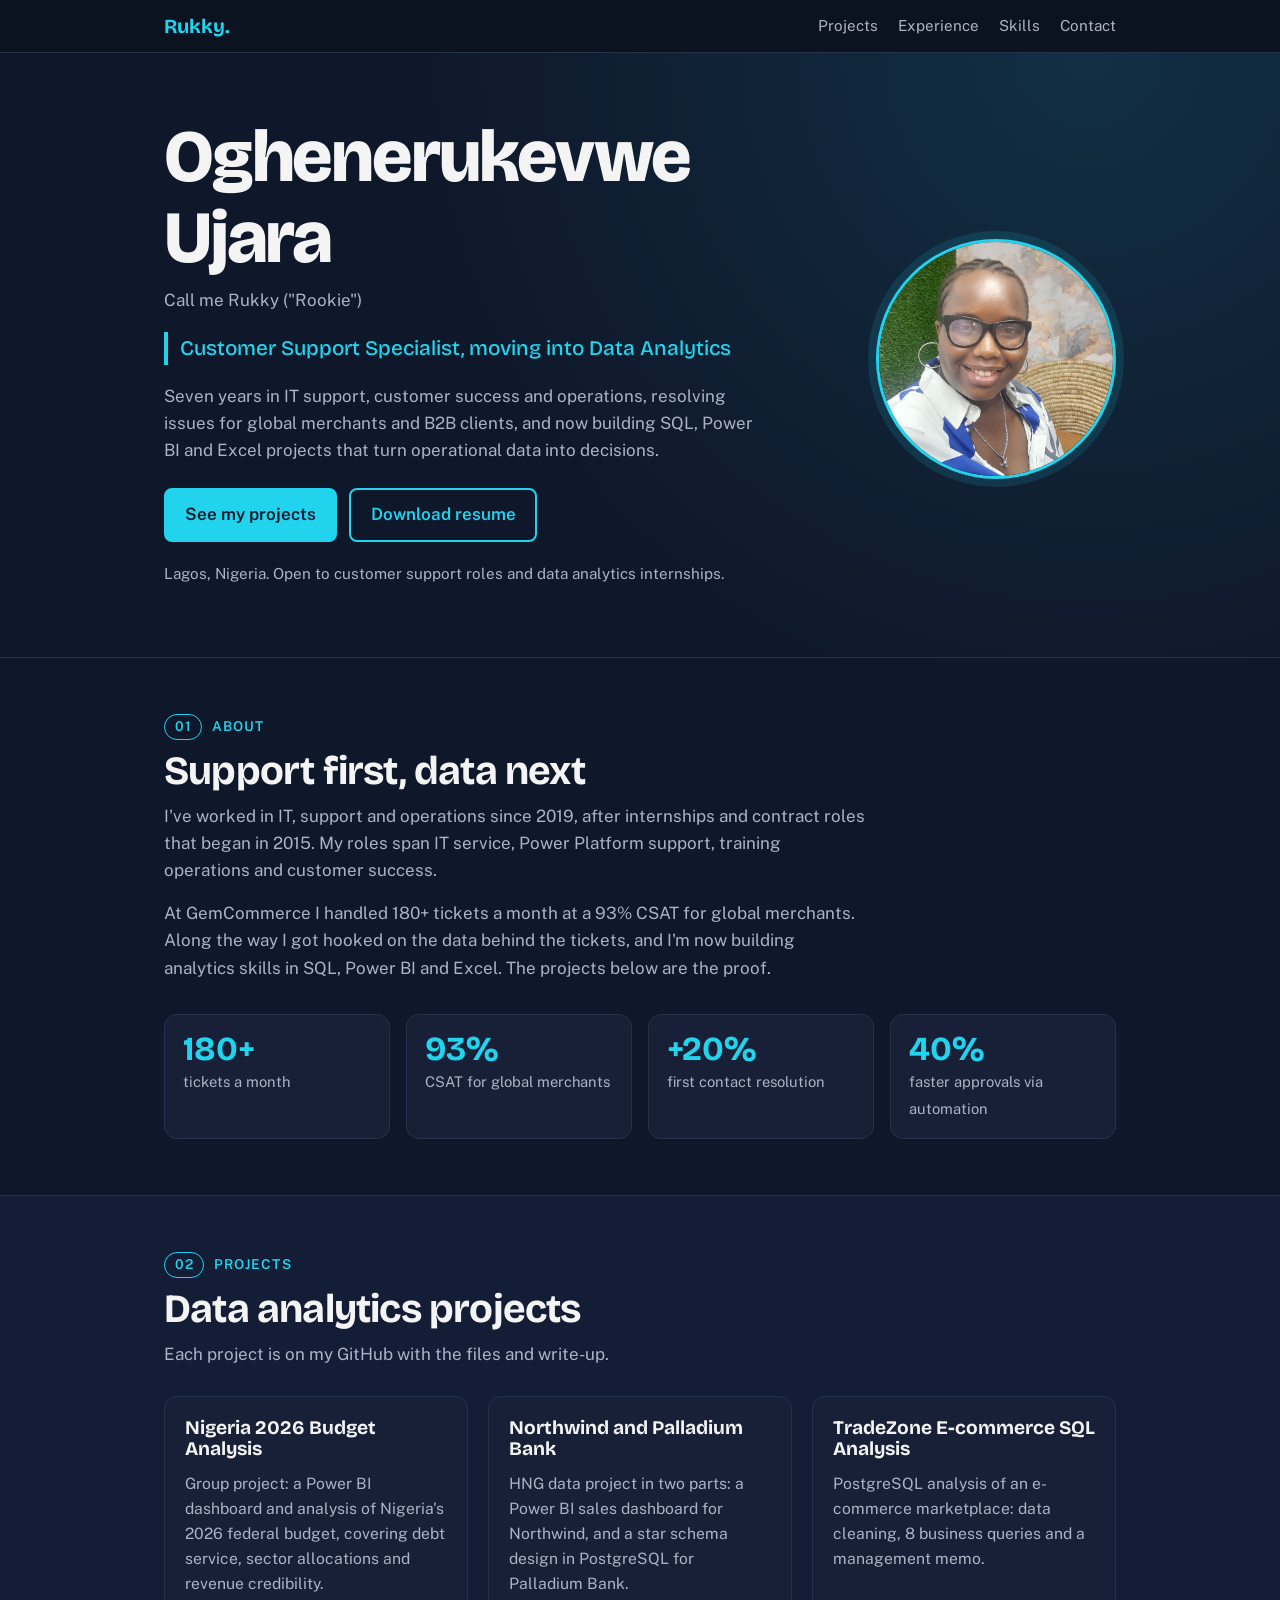
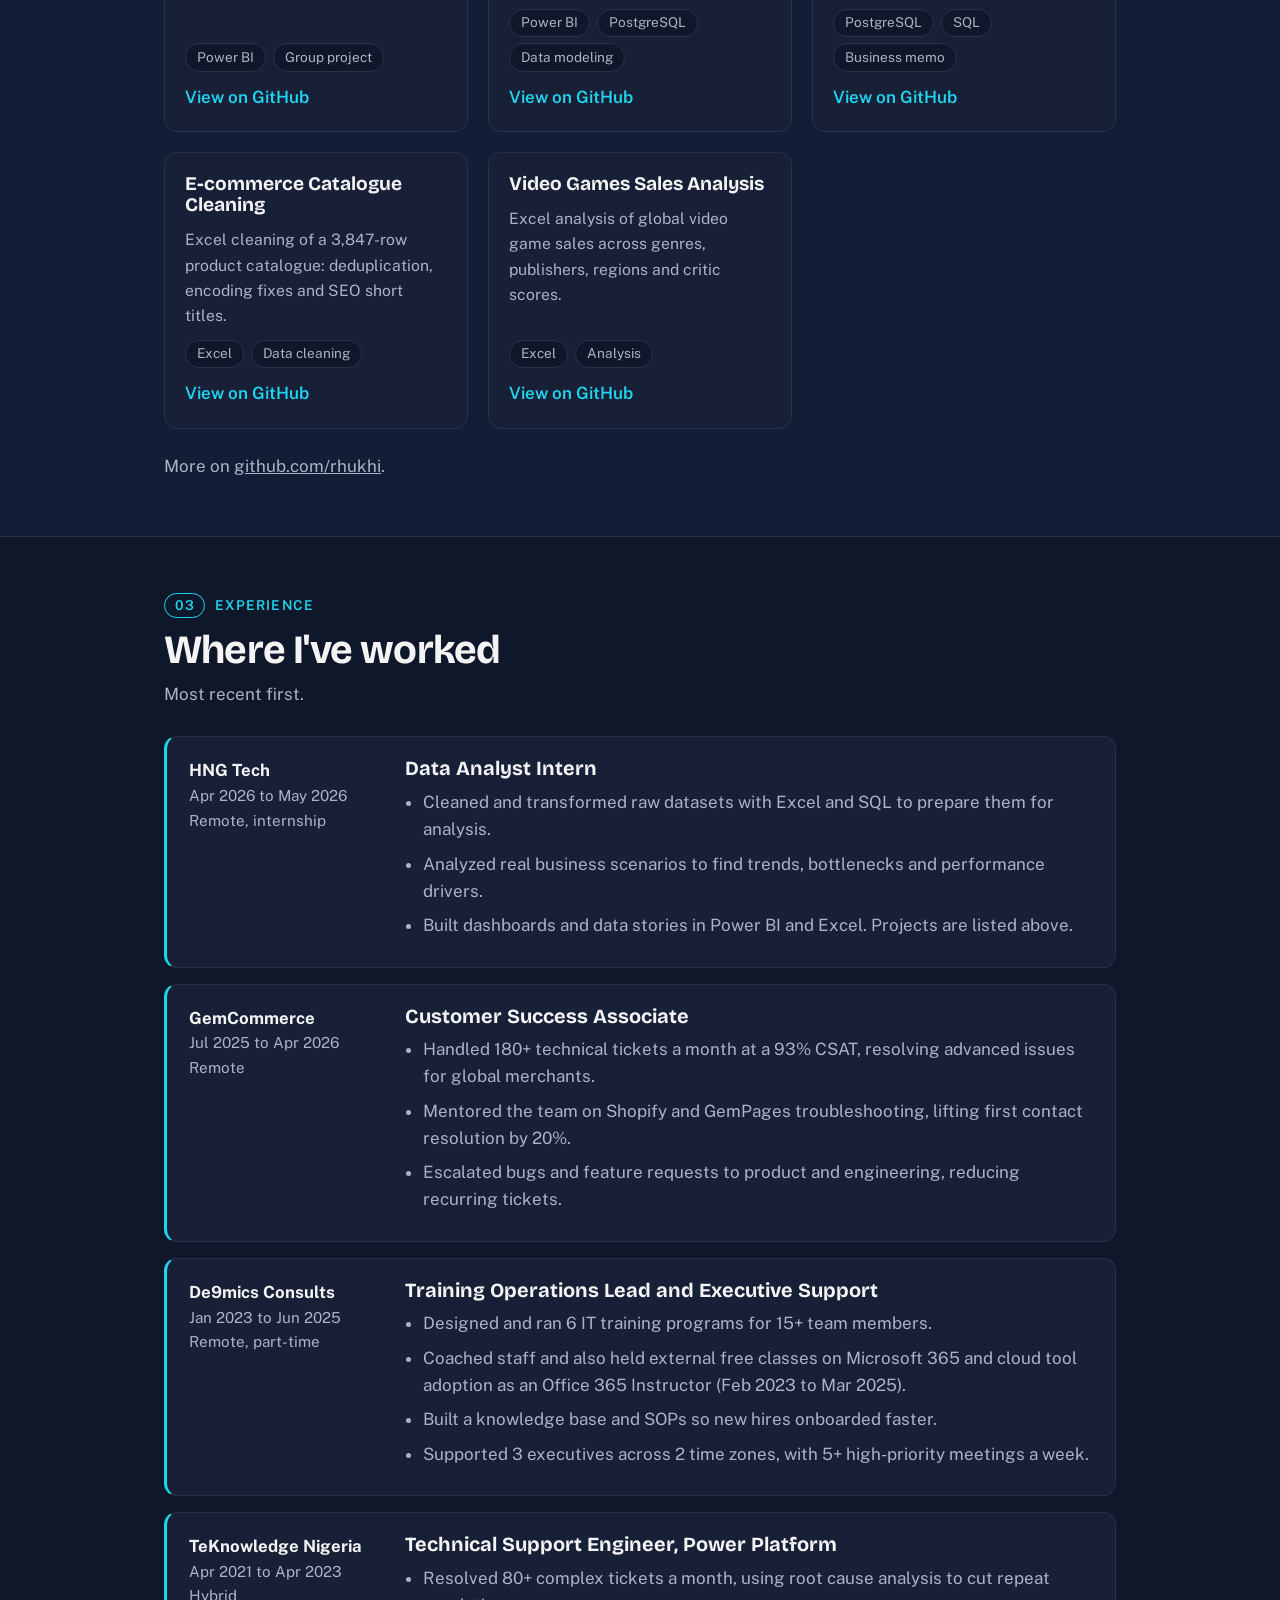
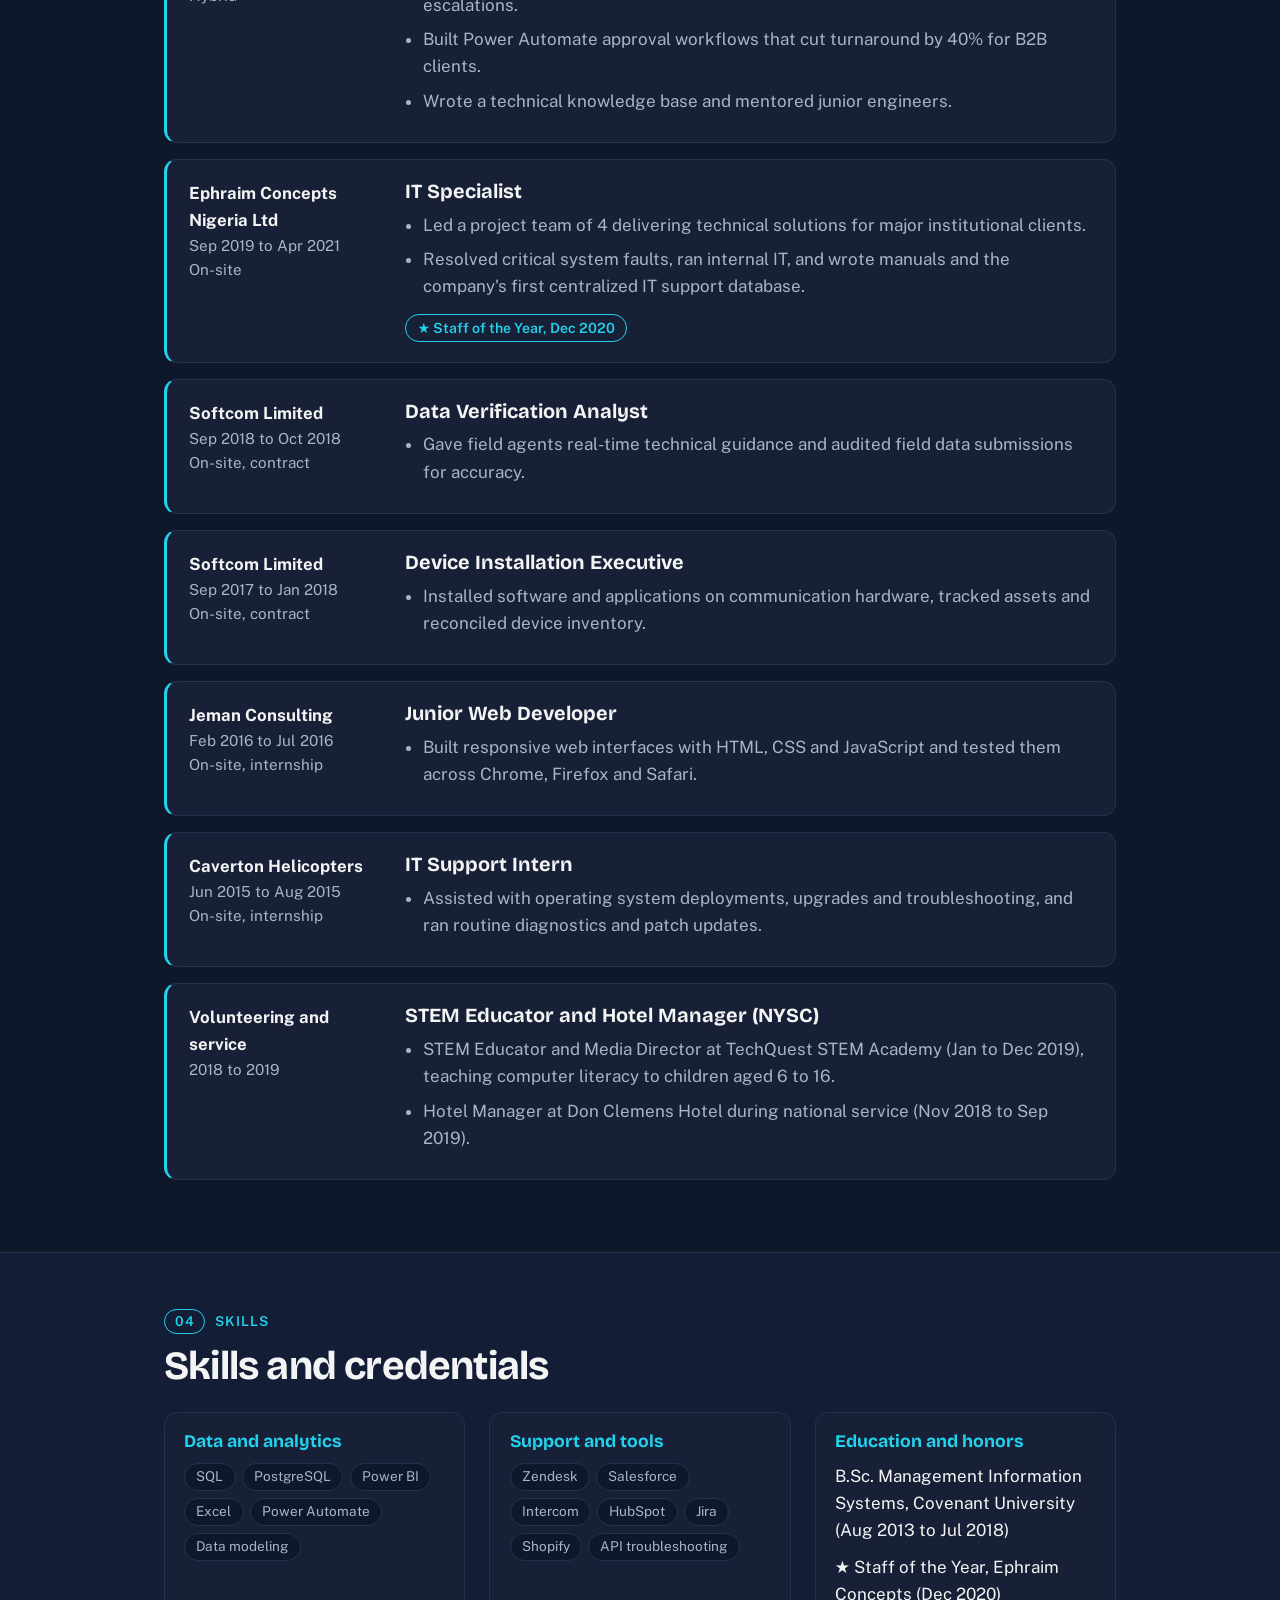
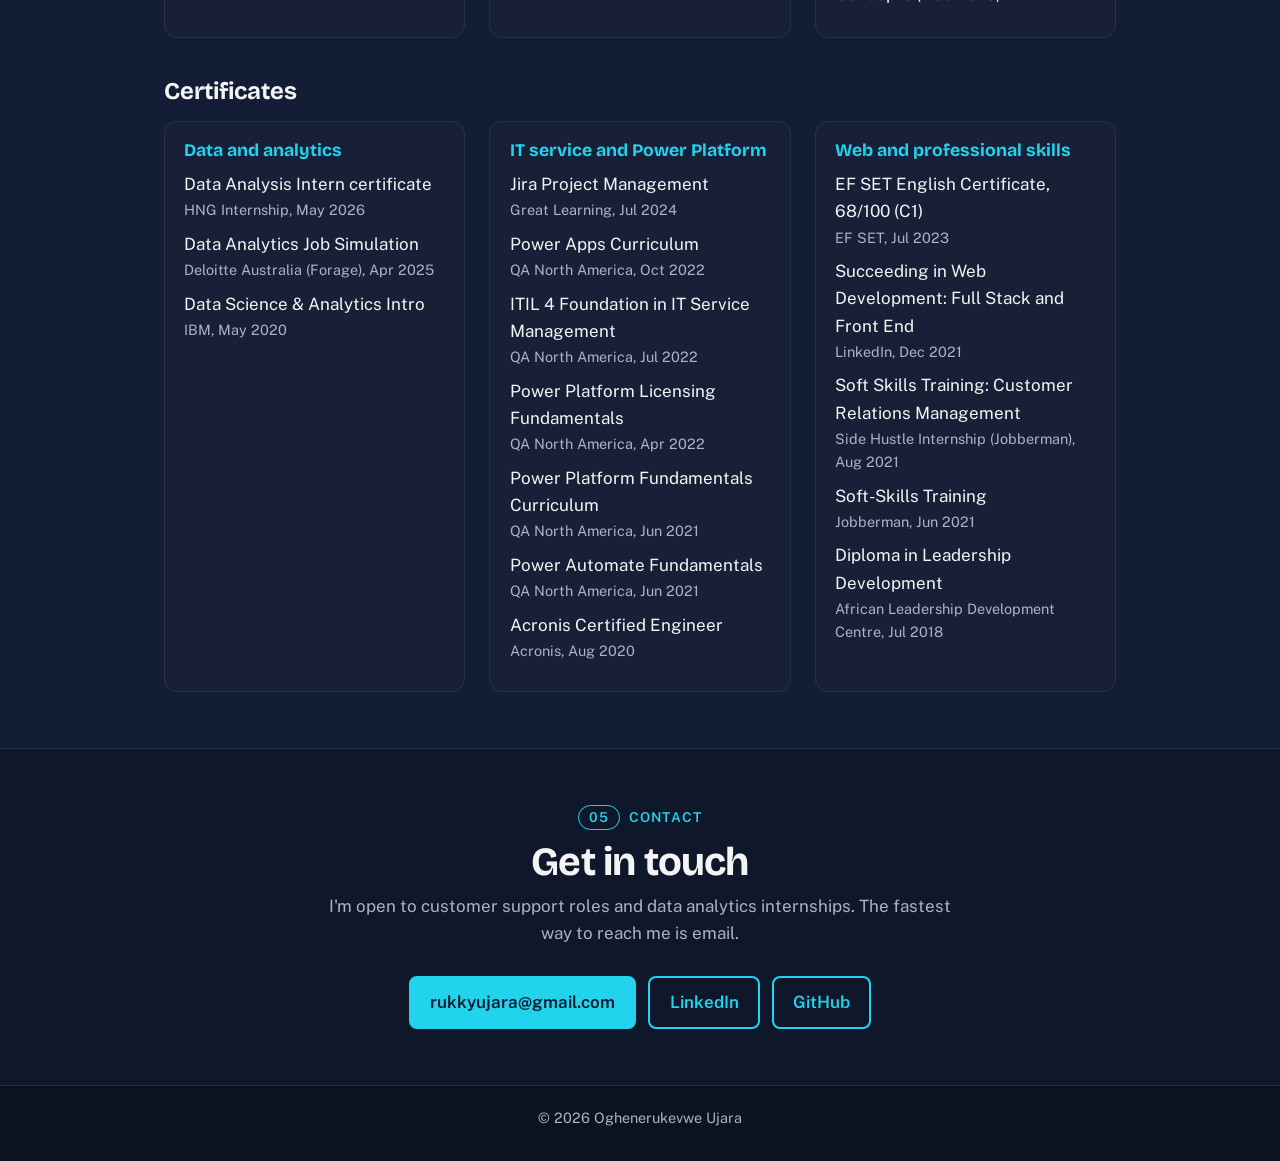
<file: index.html>
<!DOCTYPE html>
<html lang="en">

<head>
    <meta charset="utf-8">
    <meta name="viewport" content="width=device-width, initial-scale=1">
    <title>Oghenerukevwe (Rukky) Ujara | Customer Support &amp; Data Analytics</title>
    <meta name="description"
        content="Customer support and technical operations specialist moving into data analytics. SQL, Power BI and Excel projects.">
    <link rel="preconnect" href="https://fonts.googleapis.com">
    <link
        href="https://fonts.googleapis.com/css2?family=Bricolage+Grotesque:opsz,wght@12..96,500;12..96,800&family=Public+Sans:wght@400;600&display=swap"
        rel="stylesheet">
    <link rel="stylesheet" href="style.css">
</head>

<body>
    <nav class="topbar" aria-label="Main">
        <div class="wrap"><b>Rukky.</b><a href="#projects">Projects</a><a href="#experience">Experience</a><a
                href="#skills">Skills</a><a href="#contact">Contact</a></div>
    </nav>
    <header class="hero">
        <div class="wrap">
            <div>
                <h1>Oghenerukevwe Ujara</h1>
                <p class="nick">Call me Rukky ("Rookie")</p>
                <span class="role">Customer Support Specialist, moving into Data Analytics</span>
                <p class="lede">Seven years in IT support, customer success and operations, resolving issues for global
                    merchants and B2B clients, and now building SQL, Power BI and Excel projects that turn operational
                    data into decisions.</p>
                <div class="actions"><a class="btn primary" href="#projects">See my projects</a><a class="btn"
                        href="Oghenerukevwe_Ujara_Resume.pdf">Download resume</a></div>
                <p class="status">Lagos, Nigeria. Open to customer support roles and data analytics internships.</p>
            </div>
            <img class="photo" src="Rukky%20Ujara.jpg" alt="Portrait of Oghenerukevwe Rukky Ujara" width="240"
                height="240">
        </div>
    </header>
    <main>
        <section id="about" class="s-about about">
            <div class="wrap">
                <div class="eyebrow"><i>01</i> About</div>
                <h2>Support first, data next</h2>
                <p>I've worked in IT, support and operations since 2019, after internships and contract roles that began
                    in 2015. My roles span IT service, Power Platform support, training operations and customer success.
                </p>
                <p>At GemCommerce I handled 180+ tickets a month at a 93% CSAT for global merchants. Along the way I got
                    hooked on the data behind the tickets, and I'm now building analytics skills in SQL, Power BI and
                    Excel. The projects below are the proof.</p>
                <ul class="stats">
                    <li><b>180+</b><span>tickets a month</span></li>
                    <li><b>93%</b><span>CSAT for global merchants</span></li>
                    <li><b>+20%</b><span>first contact resolution</span></li>
                    <li><b>40%</b><span>faster approvals via automation</span></li>
                </ul>
            </div>
        </section>
        <section id="projects" class="s-proj">
            <div class="wrap">
                <div class="eyebrow"><i>02</i> Projects</div>
                <h2>Data analytics projects</h2>
                <p class="sub">Each project is on my GitHub with the files and write-up.</p>
                <div class="cards">
                    <article class="card" data-t="pbi">
                        <h3>Nigeria 2026 Budget Analysis</h3>
                        <p>Group project: a Power BI dashboard and analysis of Nigeria's 2026 federal budget, covering
                            debt service, sector allocations and revenue credibility.</p>
                        <ul class="tags">
                            <li>Power BI</li>
                            <li>Group project</li>
                        </ul><a class="link"
                            href="https://github.com/rhukhi/datastorm-nigeria-2026-budget-analysis">View on GitHub</a>
                    </article>
                    <article class="card" data-t="pbi">
                        <h3>Northwind and Palladium Bank</h3>
                        <p>HNG data project in two parts: a Power BI sales dashboard for Northwind, and a star schema
                            design in PostgreSQL for Palladium Bank.</p>
                        <ul class="tags">
                            <li>Power BI</li>
                            <li>PostgreSQL</li>
                            <li>Data modeling</li>
                        </ul><a class="link"
                            href="https://github.com/rhukhi/hng-data-project-northwind-and-palladium-bank">View on
                            GitHub</a>
                    </article>
                    <article class="card" data-t="sql">
                        <h3>TradeZone E-commerce SQL Analysis</h3>
                        <p>PostgreSQL analysis of an e-commerce marketplace: data cleaning, 8 business queries and a
                            management memo.</p>
                        <ul class="tags">
                            <li>PostgreSQL</li>
                            <li>SQL</li>
                            <li>Business memo</li>
                        </ul><a class="link" href="https://github.com/rhukhi/tradezone-ecommerce-sql-analysis">View on
                            GitHub</a>
                    </article>
                    <article class="card" data-t="xl">
                        <h3>E-commerce Catalogue Cleaning</h3>
                        <p>Excel cleaning of a 3,847-row product catalogue: deduplication, encoding fixes and SEO short
                            titles.</p>
                        <ul class="tags">
                            <li>Excel</li>
                            <li>Data cleaning</li>
                        </ul><a class="link" href="https://github.com/rhukhi/ecommerce-catalogue-cleaning-excel">View on
                            GitHub</a>
                    </article>
                    <article class="card" data-t="xl">
                        <h3>Video Games Sales Analysis</h3>
                        <p>Excel analysis of global video game sales across genres, publishers, regions and critic
                            scores.</p>
                        <ul class="tags">
                            <li>Excel</li>
                            <li>Analysis</li>
                        </ul><a class="link" href="https://github.com/rhukhi/Video-Games-Sales-Analysis---Excel">View on
                            GitHub</a>
                    </article>
                </div>
                <p class="sub" style="margin:1.5rem 0 0">More on <a
                        href="https://github.com/rhukhi">github.com/rhukhi</a>.</p>
            </div>
        </section>
        <section id="experience" class="s-exp">
            <div class="wrap">
                <div class="eyebrow"><i>03</i> Experience</div>
                <h2>Where I've worked</h2>
                <p class="sub">Most recent first.</p>
                <article class="job d">
                    <div class="when"><strong>HNG Tech</strong>Apr 2026 to May 2026<br>Remote, internship</div>
                    <div>
                        <h3>Data Analyst Intern</h3>
                        <ul>
                            <li>Cleaned and transformed raw datasets with Excel and SQL to prepare them for analysis.
                            </li>
                            <li>Analyzed real business scenarios to find trends, bottlenecks and performance drivers.
                            </li>
                            <li>Built dashboards and data stories in Power BI and Excel. Projects are listed above.</li>
                        </ul>
                    </div>
                </article>
                <article class="job sp">
                    <div class="when"><strong>GemCommerce</strong>Jul 2025 to Apr 2026<br>Remote</div>
                    <div>
                        <h3>Customer Success Associate</h3>
                        <ul>
                            <li>Handled 180+ technical tickets a month at a 93% CSAT, resolving advanced issues for
                                global merchants.</li>
                            <li>Mentored the team on Shopify and GemPages troubleshooting, lifting first contact
                                resolution by 20%.</li>
                            <li>Escalated bugs and feature requests to product and engineering, reducing recurring
                                tickets.</li>
                        </ul>
                    </div>
                </article>
                <article class="job tr">
                    <div class="when"><strong>De9mics Consults</strong>Jan 2023 to Jun 2025<br>Remote, part-time</div>
                    <div>
                        <h3>Training Operations Lead and Executive Support</h3>
                        <ul>
                            <li>Designed and ran 6 IT training programs for 15+ team members.</li>
                            <li>Coached staff and also held external free classes on Microsoft 365 and cloud tool
                                adoption as an Office 365 Instructor (Feb 2023 to Mar 2025).</li>
                            <li>Built a knowledge base and SOPs so new hires onboarded faster.</li>
                            <li>Supported 3 executives across 2 time zones, with 5+ high-priority meetings a week.</li>
                        </ul>
                    </div>
                </article>
                <article class="job sp">
                    <div class="when"><strong>TeKnowledge Nigeria</strong>Apr 2021 to Apr 2023<br>Hybrid</div>
                    <div>
                        <h3>Technical Support Engineer, Power Platform</h3>
                        <ul>
                            <li>Resolved 80+ complex tickets a month, using root cause analysis to cut repeat
                                escalations.</li>
                            <li>Built Power Automate approval workflows that cut turnaround by 40% for B2B clients.</li>
                            <li>Wrote a technical knowledge base and mentored junior engineers.</li>
                        </ul>
                    </div>
                </article>
                <article class="job it">
                    <div class="when"><strong>Ephraim Concepts Nigeria Ltd</strong>Sep 2019 to Apr 2021<br>On-site</div>
                    <div>
                        <h3>IT Specialist</h3>
                        <ul>
                            <li>Led a project team of 4 delivering technical solutions for major institutional clients.
                            </li>
                            <li>Resolved critical system faults, ran internal IT, and wrote manuals and the company's
                                first centralized IT support database.</li>
                        </ul><span class="badge">&#9733; Staff of the Year, Dec 2020</span>
                    </div>
                </article>
                <article class="job d">
                    <div class="when"><strong>Softcom Limited</strong>Sep 2018 to Oct 2018<br>On-site, contract</div>
                    <div>
                        <h3>Data Verification Analyst</h3>
                        <ul>
                            <li>Gave field agents real-time technical guidance and audited field data submissions for
                                accuracy.</li>
                        </ul>
                    </div>
                </article>
                <article class="job it">
                    <div class="when"><strong>Softcom Limited</strong>Sep 2017 to Jan 2018<br>On-site, contract</div>
                    <div>
                        <h3>Device Installation Executive</h3>
                        <ul>
                            <li>Installed software and applications on communication hardware, tracked assets and
                                reconciled device inventory.</li>
                        </ul>
                    </div>
                </article>
                <article class="job it">
                    <div class="when"><strong>Jeman Consulting</strong>Feb 2016 to Jul 2016<br>On-site, internship</div>
                    <div>
                        <h3>Junior Web Developer</h3>
                        <ul>
                            <li>Built responsive web interfaces with HTML, CSS and JavaScript and tested them across
                                Chrome, Firefox and Safari.</li>
                        </ul>
                    </div>
                </article>
                <article class="job it">
                    <div class="when"><strong>Caverton Helicopters</strong>Jun 2015 to Aug 2015<br>On-site, internship
                    </div>
                    <div>
                        <h3>IT Support Intern</h3>
                        <ul>
                            <li>Assisted with operating system deployments, upgrades and troubleshooting, and ran
                                routine diagnostics and patch updates.</li>
                        </ul>
                    </div>
                </article>
                <article class="job tr">
                    <div class="when"><strong>Volunteering and service</strong>2018 to 2019<br></div>
                    <div>
                        <h3>STEM Educator and Hotel Manager (NYSC)</h3>
                        <ul>
                            <li>STEM Educator and Media Director at TechQuest STEM Academy (Jan to Dec 2019), teaching
                                computer literacy to children aged 6 to 16.</li>
                            <li>Hotel Manager at Don Clemens Hotel during national service (Nov 2018 to Sep 2019).</li>
                        </ul>
                    </div>
                </article>
            </div>
        </section>
        <section id="skills" class="s-skill">
            <div class="wrap">
                <div class="eyebrow"><i>04</i> Skills</div>
                <h2>Skills and credentials</h2>
                <div class="grid2" style="margin-top:1.5rem">
                    <div class="panel d">
                        <h3>Data and analytics</h3>
                        <ul class="tags">
                            <li>SQL</li>
                            <li>PostgreSQL</li>
                            <li>Power BI</li>
                            <li>Excel</li>
                            <li>Power Automate</li>
                            <li>Data modeling</li>
                        </ul>
                    </div>
                    <div class="panel sp">
                        <h3>Support and tools</h3>
                        <ul class="tags">
                            <li>Zendesk</li>
                            <li>Salesforce</li>
                            <li>Intercom</li>
                            <li>HubSpot</li>
                            <li>Jira</li>
                            <li>Shopify</li>
                            <li>API troubleshooting</li>
                        </ul>
                    </div>
                    <div class="panel tr">
                        <h3>Education and honors</h3>
                        <ul class="plain">
                            <li>B.Sc. Management Information Systems, Covenant University (Aug 2013 to Jul 2018)</li>
                            <li>&#9733; Staff of the Year, Ephraim Concepts (Dec 2020)</li>
                        </ul>
                    </div>
                </div>
                <h3 class="sub2">Certificates</h3>
                <div class="grid2">
                    <div class="panel d">
                        <h3>Data and analytics</h3>
                        <ul class="certs">
                            <li>Data Analysis Intern certificate<span>HNG Internship, May 2026</span></li>
                            <li>Data Analytics Job Simulation<span>Deloitte Australia (Forage), Apr 2025</span></li>
                            <li>Data Science &amp; Analytics Intro<span>IBM, May 2020</span></li>
                        </ul>
                    </div>
                    <div class="panel sp">
                        <h3>IT service and Power Platform</h3>
                        <ul class="certs">
                            <li>Jira Project Management<span>Great Learning, Jul 2024</span></li>
                            <li>Power Apps Curriculum<span>QA North America, Oct 2022</span></li>
                            <li>ITIL 4 Foundation in IT Service Management<span>QA North America, Jul 2022</span></li>
                            <li>Power Platform Licensing Fundamentals<span>QA North America, Apr 2022</span></li>
                            <li>Power Platform Fundamentals Curriculum<span>QA North America, Jun 2021</span></li>
                            <li>Power Automate Fundamentals<span>QA North America, Jun 2021</span></li>
                            <li>Acronis Certified Engineer<span>Acronis, Aug 2020</span></li>
                        </ul>
                    </div>
                    <div class="panel tr">
                        <h3>Web and professional skills</h3>
                        <ul class="certs">
                            <li>EF SET English Certificate, 68/100 (C1)<span>EF SET, Jul 2023</span></li>
                            <li>Succeeding in Web Development: Full Stack and Front End<span>LinkedIn, Dec 2021</span>
                            </li>
                            <li>Soft Skills Training: Customer Relations Management<span>Side Hustle Internship
                                    (Jobberman), Aug 2021</span></li>
                            <li>Soft-Skills Training<span>Jobberman, Jun 2021</span></li>
                            <li>Diploma in Leadership Development<span>African Leadership Development Centre, Jul
                                    2018</span></li>
                        </ul>
                    </div>
                </div>
            </div>
        </section>
        <section id="contact" class="contact">
            <div class="wrap">
                <div class="eyebrow"><i>05</i> Contact</div>
                <h2>Get in touch</h2>
                <p class="sub">I'm open to customer support roles and data analytics internships. The fastest way to
                    reach me is email.</p>
                <div class="actions"><a class="btn primary"
                        href="mailto:rukkyujara@gmail.com">rukkyujara@gmail.com</a><a class="btn"
                        href="https://www.linkedin.com/in/rhukhi/">LinkedIn</a><a class="btn"
                        href="https://github.com/rhukhi">GitHub</a></div>
            </div>
        </section>
    </main>
    <footer>&copy; 2026 Oghenerukevwe Ujara</footer>
</body>

</html>
</file>
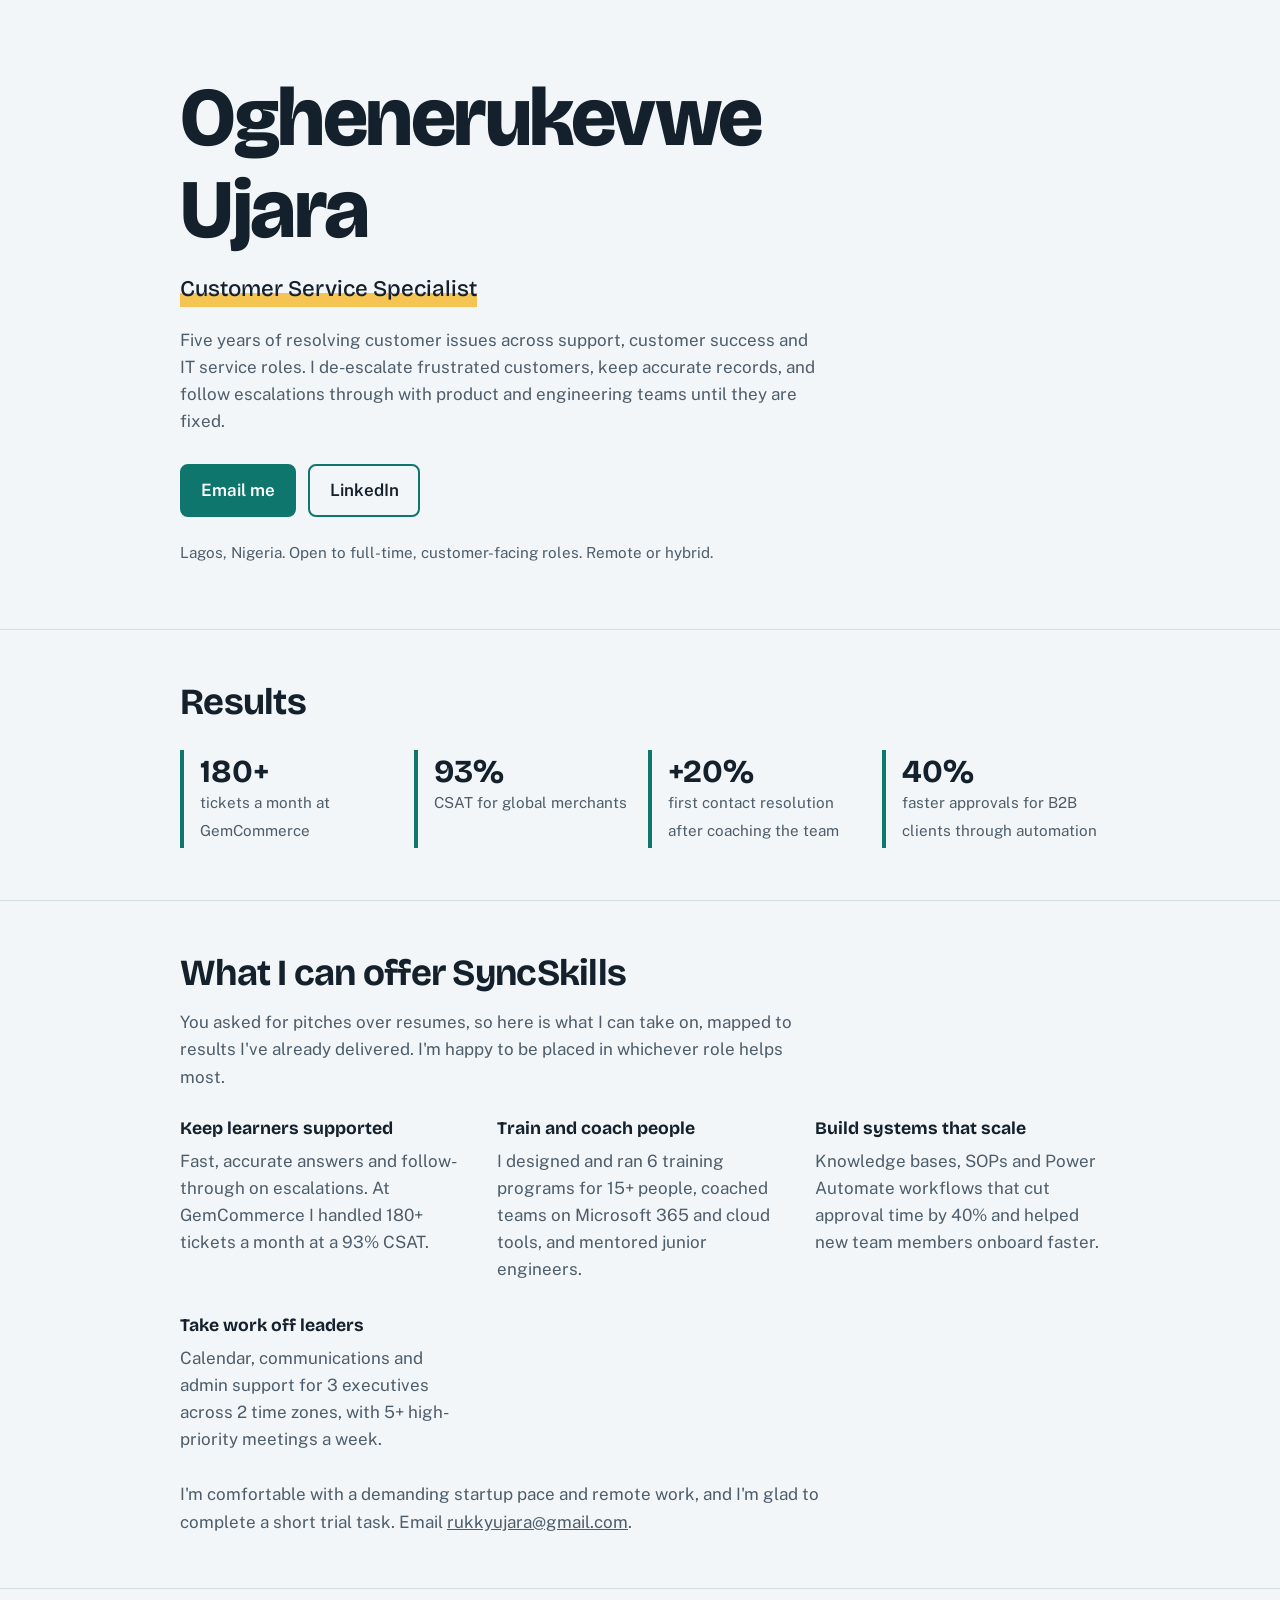
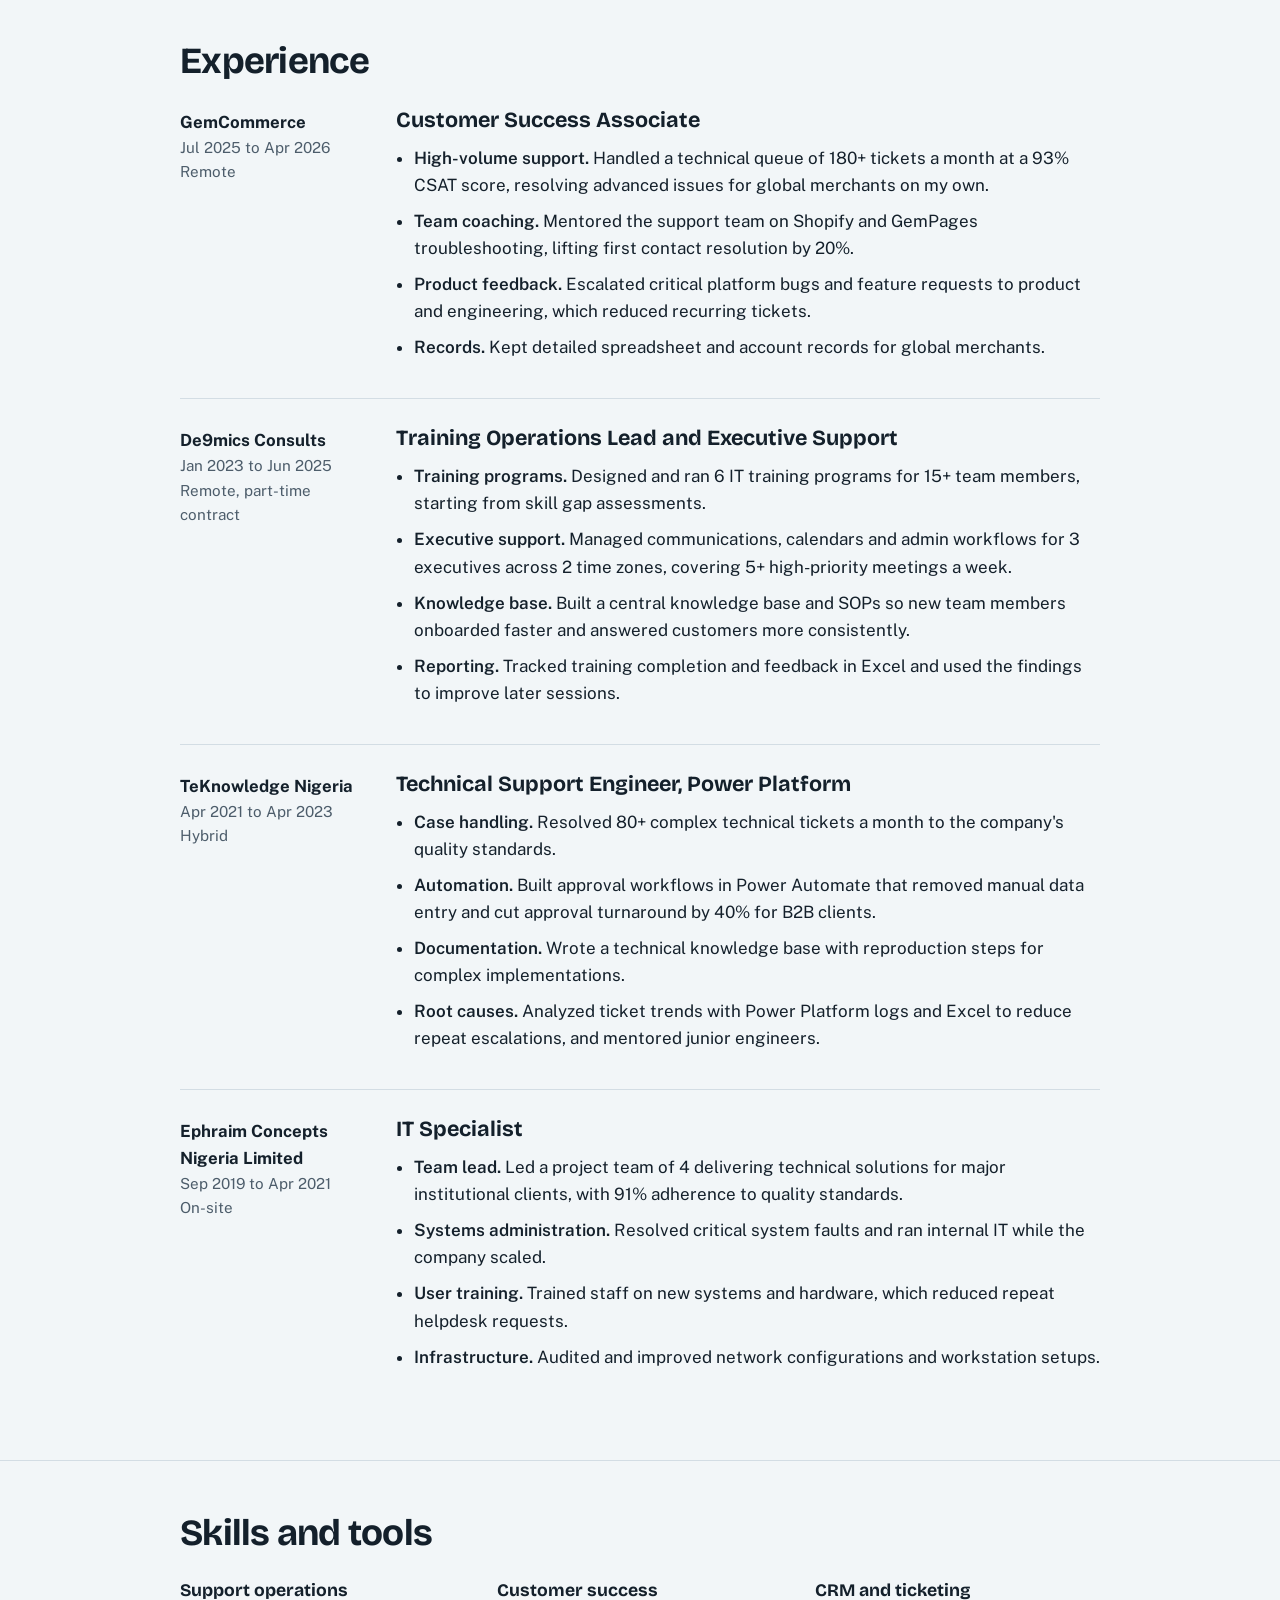
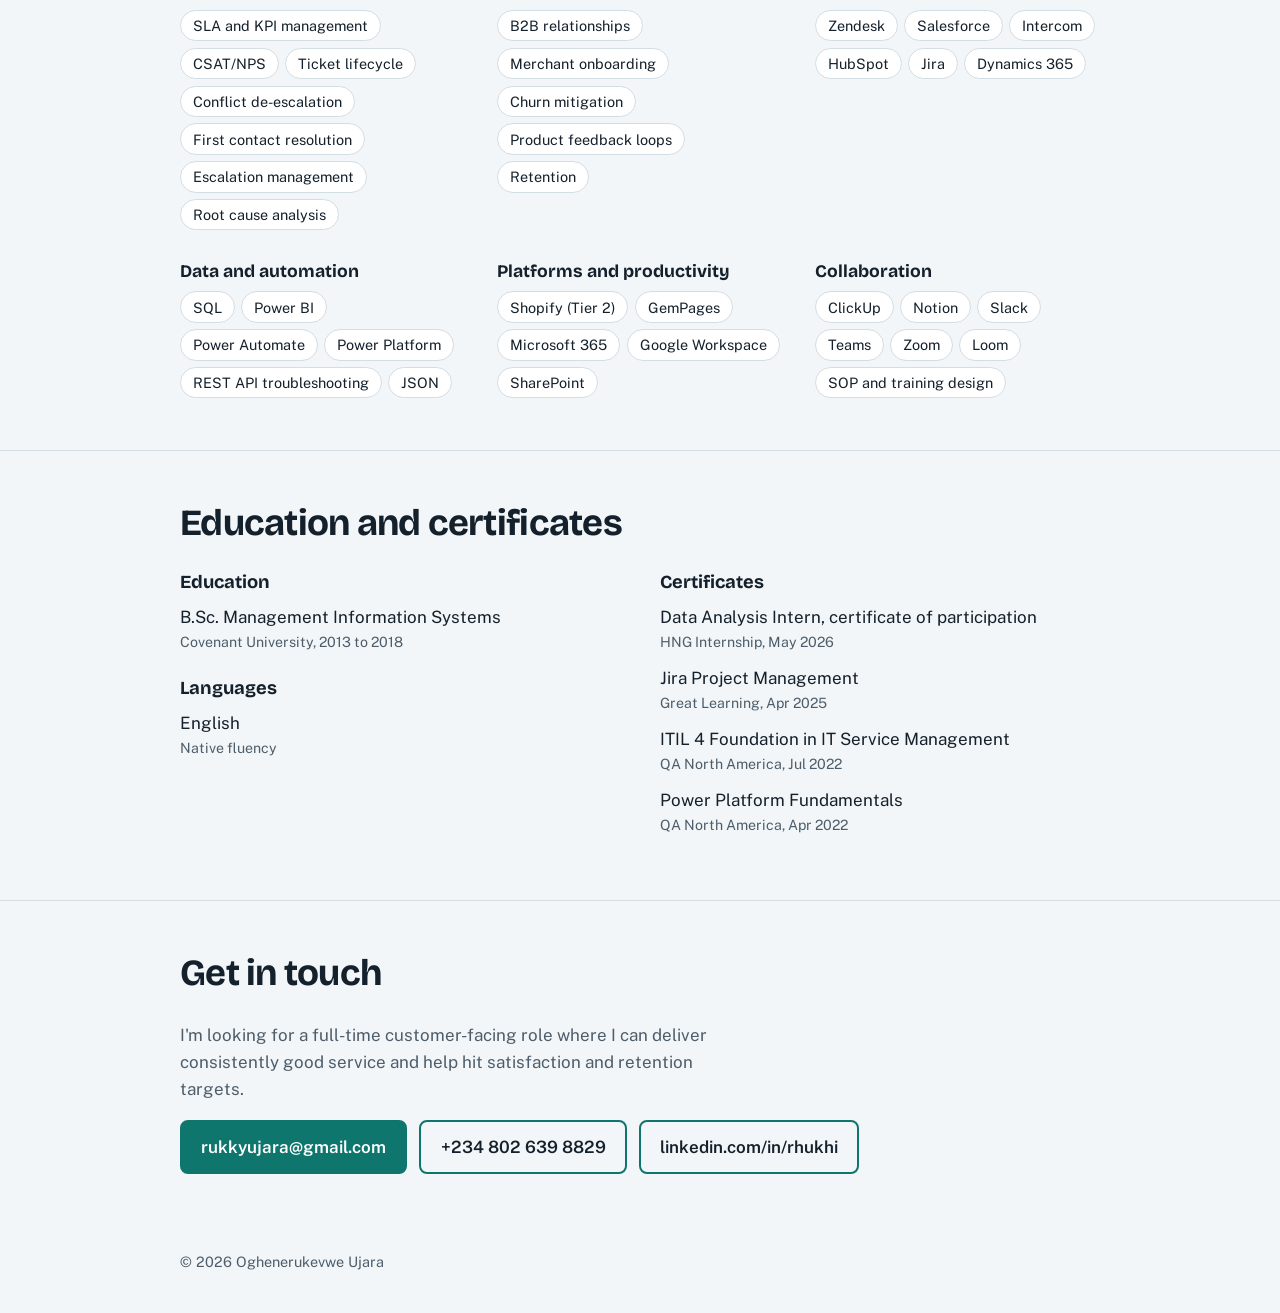
<file: syncskills/index.html>
<!DOCTYPE html>
<html lang="en">
<head>
<meta charset="utf-8">
<meta name="viewport" content="width=device-width, initial-scale=1, viewport-fit=cover">
<title>Oghenerukevwe Ujara | Customer Service Specialist</title>
<link rel="preconnect" href="https://fonts.googleapis.com">
<link href="https://fonts.googleapis.com/css2?family=Bricolage+Grotesque:opsz,wght@12..96,500;12..96,700;12..96,800&family=Public+Sans:wght@400;500;600&display=swap" rel="stylesheet">
<style>
:root{--bg:#f2f6f8;--surface:#fff;--ink:#14202b;--muted:#4d5d6b;--line:#d3dde4;--accent:#0f766e;--accent-ink:#fff;--mark:#f6c453;
box-sizing:border-box;padding-top:env(safe-area-inset-top,0px);padding-bottom:env(safe-area-inset-bottom,0px)}
@media (prefers-color-scheme:dark){:root:not([data-theme="light"]){--bg:#0e161d;--surface:#16212b;--ink:#eaf1f5;--muted:#a3b3bf;--line:#2a3945;--accent:#4fd1c0;--accent-ink:#0e161d}}
:root[data-theme="dark"]{--bg:#0e161d;--surface:#16212b;--ink:#eaf1f5;--muted:#a3b3bf;--line:#2a3945;--accent:#4fd1c0;--accent-ink:#0e161d}
*,*::before,*::after{box-sizing:inherit}
html{scroll-padding-top:env(safe-area-inset-top,0px)}
body{margin:0;background:var(--bg);color:var(--ink);font:400 1.0625rem/1.6 "Public Sans",system-ui,-apple-system,"Segoe UI",sans-serif}
h1,h2,h3{font-family:"Bricolage Grotesque","Trebuchet MS",system-ui,sans-serif;line-height:1.1;margin:0}
a{color:inherit}
:focus-visible{outline:3px solid var(--accent);outline-offset:3px}
.wrap{max-width:60rem;margin:0 auto;padding:0 1.25rem}
header.hero{padding:4.5rem 0 3rem;border-bottom:1px solid var(--line)}
.hero h1{font-size:clamp(2.6rem,8vw,5.2rem);font-weight:800;letter-spacing:-.03em;max-width:12ch}
.hero .role{font-family:"Bricolage Grotesque",sans-serif;font-size:1.4rem;font-weight:500;margin:1rem 0 1.25rem;background:linear-gradient(transparent 62%,var(--mark) 62%);display:inline-block;color:var(--ink)}
:root[data-theme="dark"] .hero .role{background:linear-gradient(transparent 62%,#7a5c10 62%)}
@media (prefers-color-scheme:dark){:root:not([data-theme="light"]) .hero .role{background:linear-gradient(transparent 62%,#7a5c10 62%)}}
.hero p.lede{max-width:40rem;color:var(--muted);margin:0 0 1.75rem}
.actions{display:flex;flex-wrap:wrap;gap:.75rem}
.btn{display:inline-block;padding:.7rem 1.2rem;border-radius:.5rem;font-weight:600;text-decoration:none;border:2px solid var(--accent)}
.btn.primary{background:var(--accent);color:var(--accent-ink)}
.btn:hover{filter:brightness(1.08)}
.meta{margin-top:1.5rem;color:var(--muted);font-size:.95rem}
section{padding:3.25rem 0;border-bottom:1px solid var(--line)}
section h2{font-size:clamp(1.7rem,4vw,2.3rem);margin-bottom:1.75rem;letter-spacing:-.02em}
.stats{display:grid;grid-template-columns:repeat(auto-fit,minmax(11rem,1fr));gap:1rem;margin:0;padding:0;list-style:none}
.stats li{border-left:4px solid var(--accent);padding:.25rem 0 .25rem 1rem}
.stats b{display:block;font-family:"Bricolage Grotesque",sans-serif;font-size:2rem;line-height:1.1}
.stats span{color:var(--muted);font-size:.95rem}
.job{display:grid;grid-template-columns:12rem 1fr;gap:1.5rem;padding:1.75rem 0;border-top:1px solid var(--line)}
.job:first-of-type{border-top:0;padding-top:0}
.job .when{color:var(--muted);font-size:.95rem}
.job .when strong{display:block;color:var(--ink);font-size:1.05rem}
.job h3{font-size:1.35rem;margin-bottom:.75rem}
.job ul{margin:0;padding-left:1.1rem}
.job li{margin-bottom:.55rem;max-width:44rem}
.job li b{font-weight:600}
.skills{display:grid;grid-template-columns:repeat(auto-fit,minmax(16rem,1fr));gap:2rem}
.skills h3{font-size:1.1rem;margin-bottom:.6rem}
.tags{display:flex;flex-wrap:wrap;gap:.4rem;margin:0;padding:0;list-style:none}
.tags li{background:var(--surface);border:1px solid var(--line);border-radius:999px;padding:.2rem .75rem;font-size:.9rem}
.offer-intro,.offer-note{max-width:40rem;color:var(--muted)}
.offer-intro{margin:-.75rem 0 1.75rem}
.offer-note{margin:1.75rem 0 0}
.offer p{margin:0;color:var(--muted)}
.two{display:grid;grid-template-columns:repeat(auto-fit,minmax(18rem,1fr));gap:2.5rem}
.two h3{font-size:1.15rem;margin-bottom:.75rem}
.two ul{list-style:none;margin:0;padding:0}
.two li{margin-bottom:.7rem}
.two small{display:block;color:var(--muted)}
#contact{border-bottom:0}
#contact p{max-width:34rem;color:var(--muted);margin-top:0}
footer{padding:1.5rem 0 2.5rem;color:var(--muted);font-size:.9rem}
@media (max-width:640px){.job{grid-template-columns:1fr;gap:.5rem}.hero{padding-top:3rem}}
@media (prefers-reduced-motion:no-preference){.hero h1,.hero .role{animation:in .6s ease-out both}.hero .role{animation-delay:.12s}}
@keyframes in{from{opacity:0;transform:translateY(10px)}to{opacity:1;transform:none}}
</style>
</head>
<body>
<header class="hero"><div class="wrap">
<h1>Oghenerukevwe Ujara</h1>
<div class="role">Customer Service Specialist</div>
<p class="lede">Five years of resolving customer issues across support, customer success and IT service roles. I de-escalate frustrated customers, keep accurate records, and follow escalations through with product and engineering teams until they are fixed.</p>
<div class="actions">
<a class="btn primary" href="mailto:rukkyujara@gmail.com">Email me</a>
<a class="btn" href="https://linkedin.com/in/rhukhi">LinkedIn</a>
</div>
<p class="meta">Lagos, Nigeria. Open to full-time, customer-facing roles. Remote or hybrid.</p>
</div></header>

<main>
<section aria-labelledby="h-results"><div class="wrap">
<h2 id="h-results">Results</h2>
<ul class="stats">
<li><b>180+</b><span>tickets a month at GemCommerce</span></li>
<li><b>93%</b><span>CSAT for global merchants</span></li>
<li><b>+20%</b><span>first contact resolution after coaching the team</span></li>
<li><b>40%</b><span>faster approvals for B2B clients through automation</span></li>
</ul>
</div></section>

<section aria-labelledby="h-offer"><div class="wrap">
<h2 id="h-offer">What I can offer SyncSkills</h2>
<p class="offer-intro">You asked for pitches over resumes, so here is what I can take on, mapped to results I've already delivered. I'm happy to be placed in whichever role helps most.</p>
<div class="skills offer">
<div><h3>Keep learners supported</h3><p>Fast, accurate answers and follow-through on escalations. At GemCommerce I handled 180+ tickets a month at a 93% CSAT.</p></div>
<div><h3>Train and coach people</h3><p>I designed and ran 6 training programs for 15+ people, coached teams on Microsoft 365 and cloud tools, and mentored junior engineers.</p></div>
<div><h3>Build systems that scale</h3><p>Knowledge bases, SOPs and Power Automate workflows that cut approval time by 40% and helped new team members onboard faster.</p></div>
<div><h3>Take work off leaders</h3><p>Calendar, communications and admin support for 3 executives across 2 time zones, with 5+ high-priority meetings a week.</p></div>
</div>
<p class="offer-note">I'm comfortable with a demanding startup pace and remote work, and I'm glad to complete a short trial task. Email <a href="mailto:rukkyujara@gmail.com">rukkyujara@gmail.com</a>.</p>
</div></section>

<section aria-labelledby="h-exp"><div class="wrap">
<h2 id="h-exp">Experience</h2>

<article class="job">
<div class="when"><strong>GemCommerce</strong>Jul 2025 to Apr 2026<br>Remote</div>
<div><h3>Customer Success Associate</h3><ul>
<li><b>High-volume support.</b> Handled a technical queue of 180+ tickets a month at a 93% CSAT score, resolving advanced issues for global merchants on my own.</li>
<li><b>Team coaching.</b> Mentored the support team on Shopify and GemPages troubleshooting, lifting first contact resolution by 20%.</li>
<li><b>Product feedback.</b> Escalated critical platform bugs and feature requests to product and engineering, which reduced recurring tickets.</li>
<li><b>Records.</b> Kept detailed spreadsheet and account records for global merchants.</li>
</ul></div>
</article>

<article class="job">
<div class="when"><strong>De9mics Consults</strong>Jan 2023 to Jun 2025<br>Remote, part-time contract</div>
<div><h3>Training Operations Lead and Executive Support</h3><ul>
<li><b>Training programs.</b> Designed and ran 6 IT training programs for 15+ team members, starting from skill gap assessments.</li>
<li><b>Executive support.</b> Managed communications, calendars and admin workflows for 3 executives across 2 time zones, covering 5+ high-priority meetings a week.</li>
<li><b>Knowledge base.</b> Built a central knowledge base and SOPs so new team members onboarded faster and answered customers more consistently.</li>
<li><b>Reporting.</b> Tracked training completion and feedback in Excel and used the findings to improve later sessions.</li>
</ul></div>
</article>

<article class="job">
<div class="when"><strong>TeKnowledge Nigeria</strong>Apr 2021 to Apr 2023<br>Hybrid</div>
<div><h3>Technical Support Engineer, Power Platform</h3><ul>
<li><b>Case handling.</b> Resolved 80+ complex technical tickets a month to the company's quality standards.</li>
<li><b>Automation.</b> Built approval workflows in Power Automate that removed manual data entry and cut approval turnaround by 40% for B2B clients.</li>
<li><b>Documentation.</b> Wrote a technical knowledge base with reproduction steps for complex implementations.</li>
<li><b>Root causes.</b> Analyzed ticket trends with Power Platform logs and Excel to reduce repeat escalations, and mentored junior engineers.</li>
</ul></div>
</article>

<article class="job">
<div class="when"><strong>Ephraim Concepts Nigeria Limited</strong>Sep 2019 to Apr 2021<br>On-site</div>
<div><h3>IT Specialist</h3><ul>
<li><b>Team lead.</b> Led a project team of 4 delivering technical solutions for major institutional clients, with 91% adherence to quality standards.</li>
<li><b>Systems administration.</b> Resolved critical system faults and ran internal IT while the company scaled.</li>
<li><b>User training.</b> Trained staff on new systems and hardware, which reduced repeat helpdesk requests.</li>
<li><b>Infrastructure.</b> Audited and improved network configurations and workstation setups.</li>
</ul></div>
</article>
</div></section>

<section aria-labelledby="h-skills"><div class="wrap">
<h2 id="h-skills">Skills and tools</h2>
<div class="skills">
<div><h3>Support operations</h3><ul class="tags"><li>SLA and KPI management</li><li>CSAT/NPS</li><li>Ticket lifecycle</li><li>Conflict de-escalation</li><li>First contact resolution</li><li>Escalation management</li><li>Root cause analysis</li></ul></div>
<div><h3>Customer success</h3><ul class="tags"><li>B2B relationships</li><li>Merchant onboarding</li><li>Churn mitigation</li><li>Product feedback loops</li><li>Retention</li></ul></div>
<div><h3>CRM and ticketing</h3><ul class="tags"><li>Zendesk</li><li>Salesforce</li><li>Intercom</li><li>HubSpot</li><li>Jira</li><li>Dynamics 365</li></ul></div>
<div><h3>Data and automation</h3><ul class="tags"><li>SQL</li><li>Power BI</li><li>Power Automate</li><li>Power Platform</li><li>REST API troubleshooting</li><li>JSON</li></ul></div>
<div><h3>Platforms and productivity</h3><ul class="tags"><li>Shopify (Tier 2)</li><li>GemPages</li><li>Microsoft 365</li><li>Google Workspace</li><li>SharePoint</li></ul></div>
<div><h3>Collaboration</h3><ul class="tags"><li>ClickUp</li><li>Notion</li><li>Slack</li><li>Teams</li><li>Zoom</li><li>Loom</li><li>SOP and training design</li></ul></div>
</div>
</div></section>

<section aria-labelledby="h-edu"><div class="wrap">
<h2 id="h-edu">Education and certificates</h2>
<div class="two">
<div><h3>Education</h3><ul><li>B.Sc. Management Information Systems<small>Covenant University, 2013 to 2018</small></li></ul>
<h3 style="margin-top:1.5rem">Languages</h3><ul><li>English<small>Native fluency</small></li></ul></div>
<div><h3>Certificates</h3><ul>
<li>Data Analysis Intern, certificate of participation<small>HNG Internship, May 2026</small></li>
<li>Jira Project Management<small>Great Learning, Apr 2025</small></li>
<li>ITIL 4 Foundation in IT Service Management<small>QA North America, Jul 2022</small></li>
<li>Power Platform Fundamentals<small>QA North America, Apr 2022</small></li>
</ul></div>
</div>
</div></section>

<section id="contact" aria-labelledby="h-contact"><div class="wrap">
<h2 id="h-contact">Get in touch</h2>
<p>I'm looking for a full-time customer-facing role where I can deliver consistently good service and help hit satisfaction and retention targets.</p>
<div class="actions">
<a class="btn primary" href="mailto:rukkyujara@gmail.com">rukkyujara@gmail.com</a>
<a class="btn" href="tel:+2348026398829">+234 802 639 8829</a>
<a class="btn" href="https://linkedin.com/in/rhukhi">linkedin.com/in/rhukhi</a>
</div>
</div></section>
</main>
<footer><div class="wrap">&copy; 2026 Oghenerukevwe Ujara</div></footer>
</body>
</html>
</file>
<file: style.css>
/* Palette: Tech & Futuristic (dark). One accent colour, with shades of navy to separate sections.
   To try another palette, replace the values in :root with one of these:

   Elegant & High-End:  --bg:#1C1C1C; --bg2:#242424; --surface:#2B2B2B; --line:#3D3A36; --text:#D4C5B0; --muted:#A89B88; --accent:#BFA181; --on-accent:#1C1C1C;
   Warm Earth Tones:    --bg:#D3BBA3; --bg2:#C9AE94; --surface:#DCC8B3; --line:#B99C80; --text:#0F1B36; --muted:#3A4560; --accent:#9A4528; --on-accent:#FFFFFF;
   (the terracotta #D87355 is too light for small text on beige, so a darker shade is used above) */
:root {
   --bg: #0F172A;
   --bg2: #131D35;
   --surface: #172036;
   --line: #26324A;
   --text: #F4F4F4;
   --muted: #AAB4C5;
   --accent: #22D3EE;
   --on-accent: #0F172A;
   --nav: #0B1220;
   color-scheme: dark
}

*, *::before, *::after {
   box-sizing: border-box
}

html {
   scroll-behavior: smooth;
   scroll-padding-top: 4rem
}

body {
   margin: 0;
   background: var(--bg);
   color: var(--text);
   font: 400 1.0625rem/1.6 "Public Sans", system-ui, -apple-system, "Segoe UI", sans-serif
}

h1, h2, h3 {
   font-family: "Bricolage Grotesque", "Trebuchet MS", system-ui, sans-serif;
   line-height: 1.1;
   margin: 0
}

a {
   color: inherit
}

:focus-visible {
   outline: 3px solid var(--accent);
   outline-offset: 3px
}

.wrap {
   max-width: 62rem;
   margin: 0 auto;
   padding: 0 1.25rem
}

.topbar {
   position: sticky;
   top: 0;
   z-index: 5;
   background: var(--nav);
   border-bottom: 1px solid var(--line)
}

.topbar .wrap {
   display: flex;
   gap: 1.25rem;
   align-items: center;
   min-height: 3.25rem;
   overflow-x: auto
}

.topbar b {
   font-family: "Bricolage Grotesque", sans-serif;
   font-size: 1.25rem;
   margin-right: auto;
   color: var(--accent)
}

.topbar a {
   text-decoration: none;
   font-size: .95rem;
   color: var(--muted);
   white-space: nowrap
}

.topbar a:hover {
   color: var(--accent)
}

.hero {
   background: radial-gradient(circle at 85% 0%, rgba(34, 211, 238, .13), transparent 55%), var(--bg);
   padding: 4rem 0 3.5rem
}

.hero .wrap {
   display: grid;
   grid-template-columns: 1fr 15rem;
   gap: 2.5rem;
   align-items: center
}

.hero h1 {
   font-size: clamp(2.4rem, 7vw, 4.6rem);
   font-weight: 800;
   letter-spacing: -.03em
}

.nick {
   color: var(--muted);
   margin: .5rem 0 0
}

.role {
   display: inline-block;
   font-family: "Bricolage Grotesque", sans-serif;
   font-size: 1.3rem;
   font-weight: 500;
   margin: 1.1rem 0 0;
   color: var(--accent);
   border-left: 4px solid var(--accent);
   padding-left: .75rem
}

.lede {
   max-width: 38rem;
   color: var(--muted);
   margin: 1.1rem 0 1.5rem
}

.photo {
   width: 100%;
   aspect-ratio: 1;
   object-fit: cover;
   border-radius: 50%;
   border: 3px solid var(--accent);
   box-shadow: 0 0 0 8px rgba(34, 211, 238, .12);
   background: var(--surface)
}

.actions {
   display: flex;
   flex-wrap: wrap;
   gap: .75rem
}

.btn {
   display: inline-block;
   padding: .7rem 1.2rem;
   border-radius: .5rem;
   font-weight: 600;
   text-decoration: none;
   border: 2px solid var(--accent);
   color: var(--accent)
}

.btn.primary {
   background: var(--accent);
   color: var(--on-accent)
}

.btn:hover {
   filter: brightness(1.12)
}

.status {
   margin-top: 1.25rem;
   color: var(--muted);
   font-size: .95rem
}

section {
   padding: 3.5rem 0;
   border-top: 1px solid var(--line)
}

.s-about, .s-exp, .contact {
   background: var(--bg)
}

.s-proj, .s-skill {
   background: var(--bg2)
}

.eyebrow {
   display: flex;
   align-items: center;
   gap: .6rem;
   font-weight: 600;
   font-size: .85rem;
   letter-spacing: .08em;
   text-transform: uppercase;
   color: var(--accent);
   margin-bottom: .6rem
}

.eyebrow i {
   font-style: normal;
   border: 1px solid var(--accent);
   border-radius: 999px;
   padding: .05rem .6rem
}

section h2 {
   font-size: clamp(1.8rem, 4vw, 2.5rem);
   letter-spacing: -.02em;
   margin-bottom: .6rem
}

.sub {
   color: var(--muted);
   max-width: 40rem;
   margin: 0 0 1.75rem
}

.about p {
   max-width: 44rem;
   margin: 0 0 1rem;
   color: var(--muted)
}

.stats {
   display: grid;
   grid-template-columns: repeat(auto-fit, minmax(10rem, 1fr));
   gap: 1rem;
   margin: 2rem 0 0;
   padding: 0;
   list-style: none
}

.stats li {
   background: var(--surface);
   border: 1px solid var(--line);
   border-radius: .8rem;
   padding: 1rem 1.1rem
}

.stats b {
   display: block;
   font-family: "Bricolage Grotesque", sans-serif;
   font-size: 2.1rem;
   line-height: 1.1;
   color: var(--accent)
}

.stats span {
   font-size: .92rem;
   color: var(--muted)
}

.cards {
   display: grid;
   grid-template-columns: repeat(auto-fit, minmax(17rem, 1fr));
   gap: 1.25rem
}

.card, .panel, .job {
   background: var(--surface);
   border: 1px solid var(--line);
   border-radius: .8rem
}

.card {
   padding: 1.25rem;
   display: flex;
   flex-direction: column;
   gap: .75rem;
   transition: border-color .2s, transform .2s
}

.card:hover {
   border-color: var(--accent);
   transform: translateY(-2px)
}

.card h3 {
   font-size: 1.2rem
}

.card p {
   margin: 0;
   color: var(--muted);
   font-size: .98rem;
   flex: 1
}

.card a.link {
   font-weight: 600;
   color: var(--accent);
   text-decoration: none
}

.card a.link:hover {
   text-decoration: underline
}

.tags {
   display: flex;
   flex-wrap: wrap;
   gap: .4rem;
   margin: 0;
   padding: 0;
   list-style: none
}

.tags li {
   border: 1px solid var(--line);
   border-radius: 999px;
   padding: .15rem .7rem;
   font-size: .85rem;
   color: var(--muted);
   background: var(--bg)
}

.job {
   display: grid;
   grid-template-columns: 12rem 1fr;
   gap: 1.5rem;
   border-left: 3px solid var(--accent);
   padding: 1.25rem 1.4rem;
   margin-bottom: 1rem
}

.when {
   color: var(--muted);
   font-size: .95rem
}

.when strong {
   display: block;
   color: var(--text);
   font-size: 1.05rem
}

.job h3 {
   font-size: 1.25rem;
   margin-bottom: .6rem
}

.job ul {
   margin: 0;
   padding-left: 1.1rem;
   color: var(--muted)
}

.job li {
   margin-bottom: .45rem;
   max-width: 44rem
}

.badge {
   display: inline-block;
   margin-top: .4rem;
   border: 1px solid var(--accent);
   color: var(--accent);
   font-weight: 600;
   font-size: .88rem;
   padding: .1rem .7rem;
   border-radius: 999px
}

.grid2 {
   display: grid;
   grid-template-columns: repeat(auto-fit, minmax(16rem, 1fr));
   gap: 1.5rem
}

.panel {
   padding: 1.2rem
}

.panel h3 {
   font-size: 1.1rem;
   margin-bottom: .7rem;
   color: var(--accent)
}

.certs, .plain {
   list-style: none;
   margin: 0;
   padding: 0
}

.certs li, .plain li {
   margin-bottom: .6rem
}

.certs span {
   display: block;
   color: var(--muted);
   font-size: .9rem
}

.sub2 {
   font-size: 1.5rem;
   margin: 2.5rem 0 1rem
}

.contact {
   text-align: center
}

.contact .eyebrow {
   justify-content: center
}

.contact .sub {
   margin: 0 auto 1.75rem
}

.contact .actions {
   justify-content: center
}

footer {
   padding: 1.25rem 0 2rem;
   color: var(--muted);
   background: var(--nav);
   border-top: 1px solid var(--line);
   font-size: .9rem;
   text-align: center
}

@media (max-width:700px) {
   .hero .wrap {
      grid-template-columns: 1fr
   }

   .photo {
      max-width: 11rem;
      order: -1
   }

   .job {
      grid-template-columns: 1fr;
      gap: .4rem
   }
}
</file>
